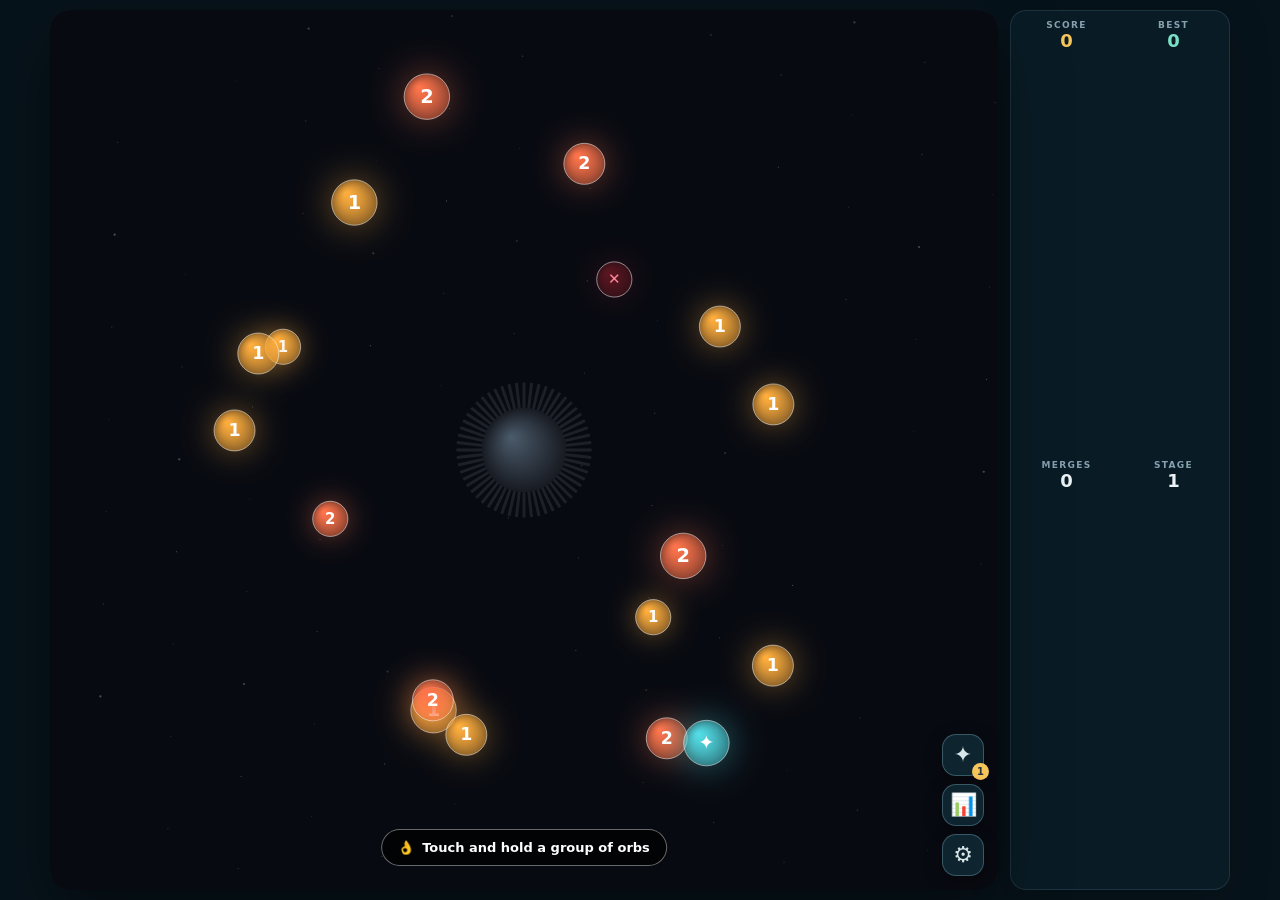
<file: index.html>
<!doctype html>
<html lang="en">
<head>
  <meta charset="utf-8">
  <meta name="viewport" content="width=device-width, initial-scale=1, maximum-scale=1, user-scalable=no">
  <title>Luma Well</title>
  <meta name="theme-color" content="#07131b">
  <meta name="mobile-web-app-capable" content="yes">
  <link rel="manifest" href="manifest.webmanifest">
  <link rel="icon" href="favicon.svg" type="image/svg+xml">
  <link rel="stylesheet" href="style.css">
</head>
<body>
  <main id="app">
    <header id="hud">
      <div class="brand"><span>LUMA</span> WELL<small>CALM ORBITAL MERGES</small></div>
      <div class="stats">
        <div class="stat score"><span>SCORE</span><strong id="score">0</strong></div>
        <div class="stat best"><span>BEST</span><strong id="best">0</strong></div>
        <div class="stat"><span>MERGES</span><strong id="merges">0</strong></div>
        <div class="stat"><span>STAGE</span><strong id="stageNumber">1</strong></div>
      </div>
    </header>
    <section id="boardWrap">
      <canvas id="board" aria-label="Luma Well game board"></canvas>
      <div id="toast" role="status"></div>
      <div id="coach" class="hidden"><span>&#128076;</span> Touch and hold a group of orbs</div>
      <div class="board-tools">
        <button id="powersButton" class="icon-button" title="Power-ups" aria-label="Open power-ups">&#10022;<b id="charges">1</b></button>
        <button id="statsButton" class="icon-button" title="Run stats" aria-label="Run stats">&#128202;</button>
        <button id="settingsButton" class="icon-button" title="Settings" aria-label="Settings">&#9881;</button>
      </div>
    </section>
  </main>

  <div id="modal" class="modal hidden" aria-hidden="true"><section class="sheet" id="sheet"></section></div>
  <script src="js/game.js"></script>
  <script>
  if ('serviceWorker' in navigator && location.protocol !== 'file:') {
    navigator.serviceWorker.register('sw.js', { updateViaCache: 'none' }).catch(() => {});
  }
  </script>
</body>
</html>
</file>
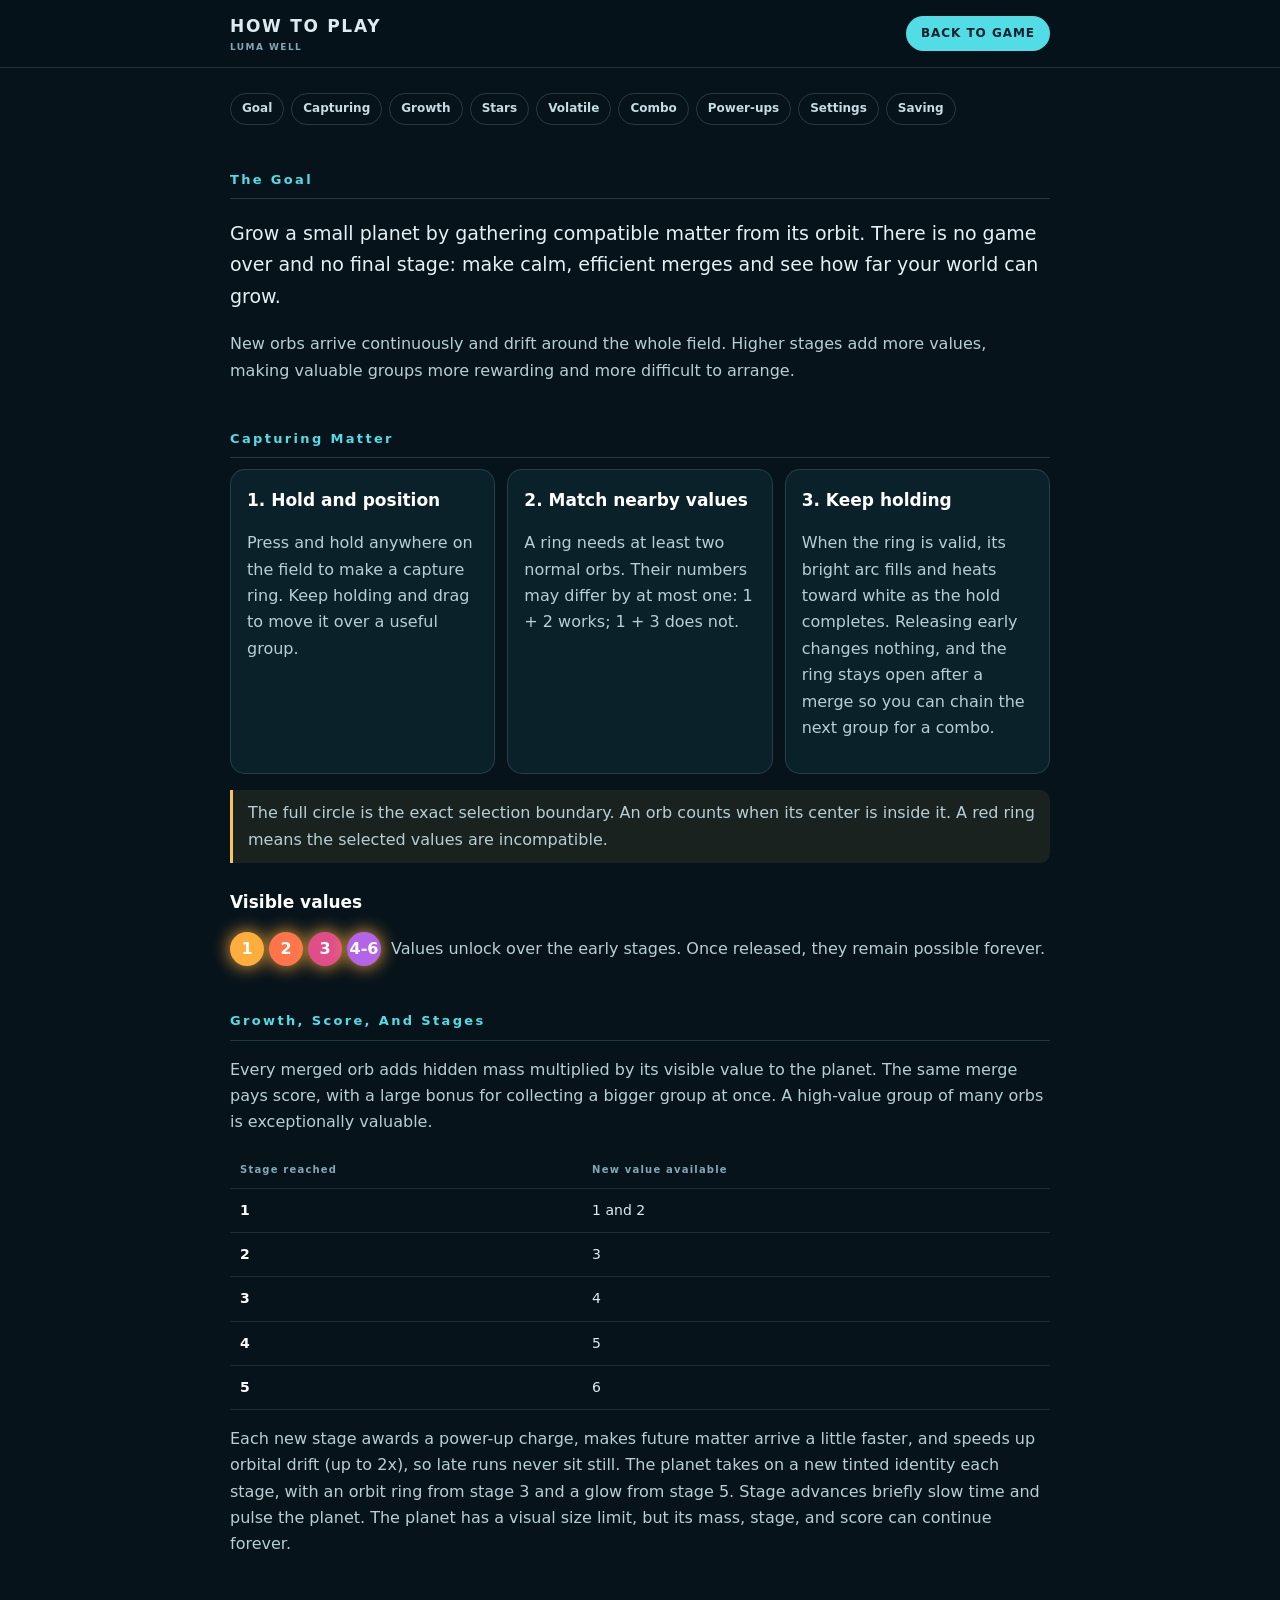
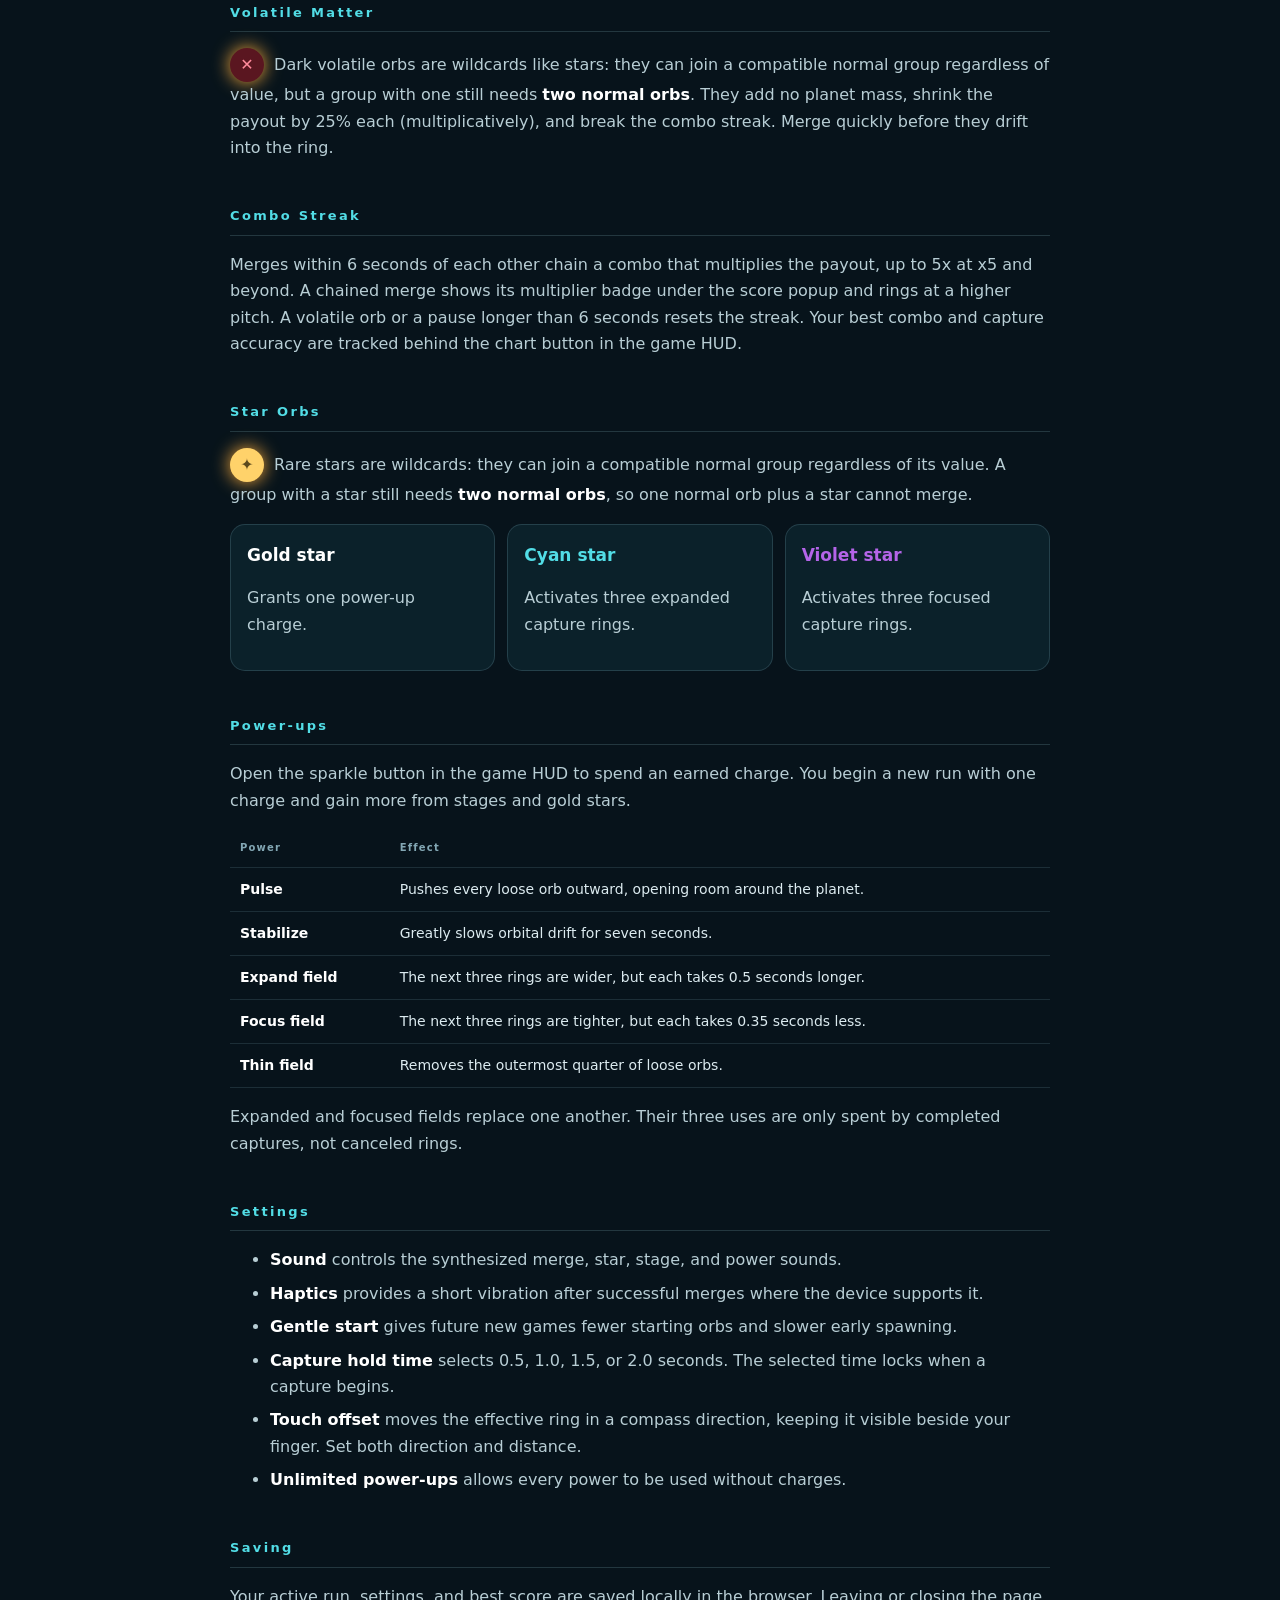
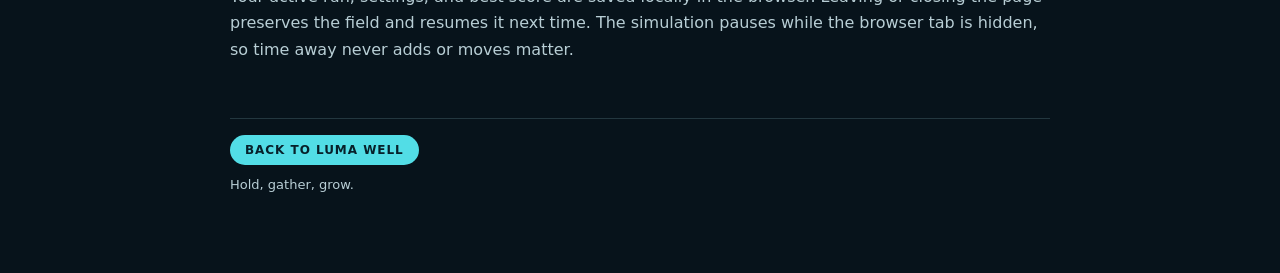
<file: help.html>
<!doctype html>
<html lang="en">
<head>
  <meta charset="utf-8">
  <meta name="viewport" content="width=device-width, initial-scale=1">
  <title>How to Play - Luma Well</title>
  <link rel="icon" href="favicon.svg" type="image/svg+xml">
  <style>
    *{box-sizing:border-box}html{scroll-behavior:smooth}body{margin:0;background:radial-gradient(800px 550px at 50% -10%,#123241,#07131b 65%);color:#dcebf0;font:16px/1.65 system-ui,-apple-system,"Segoe UI",sans-serif}.wrap{max-width:860px;margin:auto;padding:0 20px 65px}header{position:sticky;top:0;z-index:2;background:rgba(7,19,27,.88);backdrop-filter:blur(9px);border-bottom:1px solid rgba(159,213,227,.16)}header .wrap{padding-top:12px;padding-bottom:12px;display:flex;align-items:center;gap:14px}h1{font-size:17px;letter-spacing:.1em;margin:0;flex:1}h1 small{display:block;color:#83a7b4;font-size:9px;letter-spacing:.16em}.back{border-radius:99px;padding:8px 15px;background:#52dde6;color:#07202a;text-decoration:none;font-size:12px;font-weight:850;letter-spacing:.08em}nav{display:flex;flex-wrap:wrap;gap:7px;margin:25px 0}nav a{padding:5px 11px;border:1px solid rgba(159,213,227,.2);border-radius:99px;color:#c5dce2;text-decoration:none;font-size:12px;font-weight:700}section{margin-top:44px;scroll-margin-top:75px}h2{padding-bottom:8px;border-bottom:1px solid rgba(159,213,227,.18);color:#52dde6;font-size:13px;letter-spacing:.18em}h3{margin:25px 0 7px;font-size:17px;color:#fff}p{color:#b8ced5}.lead{font-size:19px;color:#e6f1f4}.cards{display:grid;grid-template-columns:repeat(auto-fit,minmax(220px,1fr));gap:12px}.card{padding:16px;border:1px solid rgba(159,213,227,.17);border-radius:15px;background:rgba(16,42,53,.62)}.card b{display:block;color:#fff;font-size:17px}.orb{display:inline-grid;place-items:center;width:34px;height:34px;margin-right:5px;border-radius:50%;color:white;font-weight:800;background:#ffae3d;box-shadow:0 0 18px #ffae3d}.two{background:#ff744b}.three{background:#e04e8a}.four{background:#b464e8}.star{background:#ffd26a;color:#5c491d}.note{border-left:3px solid #f7c65b;padding:10px 15px;background:rgba(247,198,91,.08);border-radius:0 10px 10px 0}.table{width:100%;border-collapse:collapse;margin-top:14px;font-size:14px}.table th,.table td{text-align:left;padding:10px;border-bottom:1px solid rgba(159,213,227,.14);vertical-align:top}.table th{font-size:10px;letter-spacing:.12em;color:#83a7b4}.table td:first-child{color:#fff;font-weight:750;white-space:nowrap}li{margin:7px 0;color:#b8ced5}strong{color:#fff}footer{margin-top:55px;padding-top:20px;border-top:1px solid rgba(159,213,227,.18);color:#83a7b4;font-size:13px}@media(max-width:480px){.wrap{padding-left:14px;padding-right:14px}.lead{font-size:17px}.table{font-size:12px}}
  </style>
</head>
<body>
  <header><div class="wrap"><h1>HOW TO PLAY<small>LUMA WELL</small></h1><a class="back" href="index.html">BACK TO GAME</a></div></header>
  <main class="wrap">
    <nav><a href="#goal">Goal</a><a href="#capture">Capturing</a><a href="#growth">Growth</a><a href="#stars">Stars</a><a href="#volatile">Volatile</a><a href="#combo">Combo</a><a href="#powers">Power-ups</a><a href="#settings">Settings</a><a href="#saving">Saving</a></nav>
    <section id="goal"><h2>The Goal</h2><p class="lead">Grow a small planet by gathering compatible matter from its orbit. There is no game over and no final stage: make calm, efficient merges and see how far your world can grow.</p><p>New orbs arrive continuously and drift around the whole field. Higher stages add more values, making valuable groups more rewarding and more difficult to arrange.</p></section>
    <section id="capture"><h2>Capturing Matter</h2><div class="cards"><article class="card"><b>1. Hold and position</b><p>Press and hold anywhere on the field to make a capture ring. Keep holding and drag to move it over a useful group.</p></article><article class="card"><b>2. Match nearby values</b><p>A ring needs at least two normal orbs. Their numbers may differ by at most one: 1 + 2 works; 1 + 3 does not.</p></article><article class="card"><b>3. Keep holding</b><p>When the ring is valid, its bright arc fills and heats toward white as the hold completes. Releasing early changes nothing, and the ring stays open after a merge so you can chain the next group for a combo.</p></article></div><p class="note">The full circle is the exact selection boundary. An orb counts when its center is inside it. A red ring means the selected values are incompatible.</p><h3>Visible values</h3><p><span class="orb">1</span><span class="orb two">2</span><span class="orb three">3</span><span class="orb four">4-6</span> Values unlock over the early stages. Once released, they remain possible forever.</p></section>
    <section id="growth"><h2>Growth, Score, And Stages</h2><p>Every merged orb adds hidden mass multiplied by its visible value to the planet. The same merge pays score, with a large bonus for collecting a bigger group at once. A high-value group of many orbs is exceptionally valuable.</p><table class="table"><thead><tr><th>Stage reached</th><th>New value available</th></tr></thead><tbody><tr><td>1</td><td>1 and 2</td></tr><tr><td>2</td><td>3</td></tr><tr><td>3</td><td>4</td></tr><tr><td>4</td><td>5</td></tr><tr><td>5</td><td>6</td></tr></tbody></table><p>Each new stage awards a power-up charge, makes future matter arrive a little faster, and speeds up orbital drift (up to 2x), so late runs never sit still. The planet takes on a new tinted identity each stage, with an orbit ring from stage 3 and a glow from stage 5. Stage advances briefly slow time and pulse the planet. The planet has a visual size limit, but its mass, stage, and score can continue forever.</p></section>
    <section id="volatile"><h2>Volatile Matter</h2><p><span class="orb" style="background:#5A1620;color:#FF8A9B">&#10005;</span> Dark volatile orbs are wildcards like stars: they can join a compatible normal group regardless of value, but a group with one still needs <strong>two normal orbs</strong>. They add no planet mass, shrink the payout by 25% each (multiplicatively), and break the combo streak. Merge quickly before they drift into the ring.</p></section>
    <section id="combo"><h2>Combo Streak</h2><p>Merges within 6 seconds of each other chain a combo that multiplies the payout, up to 5x at x5 and beyond. A chained merge shows its multiplier badge under the score popup and rings at a higher pitch. A volatile orb or a pause longer than 6 seconds resets the streak. Your best combo and capture accuracy are tracked behind the chart button in the game HUD.</p></section>
    <section id="stars"><h2>Star Orbs</h2><p><span class="orb star">&#10022;</span> Rare stars are wildcards: they can join a compatible normal group regardless of its value. A group with a star still needs <strong>two normal orbs</strong>, so one normal orb plus a star cannot merge.</p><div class="cards"><article class="card"><b>Gold star</b><p>Grants one power-up charge.</p></article><article class="card"><b style="color:#52dde6">Cyan star</b><p>Activates three expanded capture rings.</p></article><article class="card"><b style="color:#b464e8">Violet star</b><p>Activates three focused capture rings.</p></article></div></section>
    <section id="powers"><h2>Power-ups</h2><p>Open the sparkle button in the game HUD to spend an earned charge. You begin a new run with one charge and gain more from stages and gold stars.</p><table class="table"><thead><tr><th>Power</th><th>Effect</th></tr></thead><tbody><tr><td>Pulse</td><td>Pushes every loose orb outward, opening room around the planet.</td></tr><tr><td>Stabilize</td><td>Greatly slows orbital drift for seven seconds.</td></tr><tr><td>Expand field</td><td>The next three rings are wider, but each takes 0.5 seconds longer.</td></tr><tr><td>Focus field</td><td>The next three rings are tighter, but each takes 0.35 seconds less.</td></tr><tr><td>Thin field</td><td>Removes the outermost quarter of loose orbs.</td></tr></tbody></table><p>Expanded and focused fields replace one another. Their three uses are only spent by completed captures, not canceled rings.</p></section>
    <section id="settings"><h2>Settings</h2><ul><li><strong>Sound</strong> controls the synthesized merge, star, stage, and power sounds.</li><li><strong>Haptics</strong> provides a short vibration after successful merges where the device supports it.</li><li><strong>Gentle start</strong> gives future new games fewer starting orbs and slower early spawning.</li><li><strong>Capture hold time</strong> selects 0.5, 1.0, 1.5, or 2.0 seconds. The selected time locks when a capture begins.</li><li><strong>Touch offset</strong> moves the effective ring in a compass direction, keeping it visible beside your finger. Set both direction and distance.</li><li><strong>Unlimited power-ups</strong> allows every power to be used without charges.</li></ul></section>
    <section id="saving"><h2>Saving</h2><p>Your active run, settings, and best score are saved locally in the browser. Leaving or closing the page preserves the field and resumes it next time. The simulation pauses while the browser tab is hidden, so time away never adds or moves matter.</p></section>
    <footer><a class="back" href="index.html">BACK TO LUMA WELL</a><p>Hold, gather, grow.</p></footer>
  </main>
</body>
</html>
</file>
<file: style.css>
*{box-sizing:border-box;-webkit-tap-highlight-color:transparent}
html,body{width:100%;height:100%;margin:0}
body{background:#07131b;color:#eaf2f5;font-family:system-ui,-apple-system,"Segoe UI",sans-serif;overflow:hidden;user-select:none;-webkit-user-select:none;padding:max(10px,env(safe-area-inset-top)) max(10px,env(safe-area-inset-right)) max(10px,env(safe-area-inset-bottom)) max(10px,env(safe-area-inset-left))}
button,input{font:inherit}button{cursor:pointer}
#app{width:100%;height:100%;max-width:1180px;margin:auto;display:flex;flex-direction:column;gap:12px;min-height:0}
#hud{flex:none;display:flex;align-items:center;gap:20px;padding:9px 12px;border:1px solid rgba(151,211,229,.13);border-radius:16px;background:rgba(11,31,41,.78);box-shadow:0 12px 40px rgba(0,0,0,.22)}
.brand{font-size:17px;letter-spacing:.12em;font-weight:850;white-space:nowrap}.brand span{color:#f7c65b}.brand small{display:block;font-size:8px;color:#84a7b5;letter-spacing:.16em;margin-top:2px}
.stats{display:flex;gap:clamp(12px,3vw,34px);flex:1;justify-content:center}.stat{text-align:center;min-width:48px}.stat span{display:block;color:#86a2ae;font-size:9px;letter-spacing:.15em;font-weight:800}.stat strong{font-size:18px;font-variant-numeric:tabular-nums}.stat.score strong{color:#f7c65b}.stat.best strong{color:#7be1c6}
.board-tools{position:absolute;right:14px;bottom:14px;z-index:2;display:flex;flex-direction:column;gap:8px}.icon-button{position:relative;width:42px;height:42px;border:1px solid rgba(151,211,229,.3);border-radius:14px;background:rgba(16,41,52,.9);backdrop-filter:blur(6px);box-shadow:0 5px 18px rgba(0,0,0,.3);color:#d7e6e9;font-size:22px;line-height:1;transition:.15s transform,.15s background}.icon-button:hover{background:#1b4656}.icon-button:active{transform:scale(.92)}.icon-button:disabled{opacity:.36;cursor:not-allowed}.icon-button b{position:absolute;right:-6px;bottom:-5px;min-width:17px;height:17px;padding:1px 4px;border-radius:9px;background:#f7c65b;color:#26333a;font-size:10px;line-height:15px}
#boardWrap{position:relative;flex:1;min-height:0;border-radius:20px;overflow:hidden;box-shadow:0 26px 70px rgba(0,0,0,.43),inset 0 0 0 1px rgba(255,255,255,.06)}#board{display:block;width:100%;height:100%;touch-action:none;cursor:crosshair}
#toast{position:absolute;left:50%;bottom:18px;transform:translate(-50%,15px);padding:9px 14px;border-radius:10px;background:rgba(17,39,51,.94);border:1px solid rgba(82,221,230,.5);color:#eaf2f5;font-size:13px;font-weight:650;white-space:nowrap;opacity:0;pointer-events:none;transition:.22s opacity,.22s transform}#toast.show{opacity:1;transform:translate(-50%,0)}
.modal{position:fixed;inset:0;z-index:5;display:flex;align-items:end;justify-content:center;padding:16px;background:rgba(0,6,10,.58);backdrop-filter:blur(5px);transition:opacity .18s}.modal.hidden{opacity:0;pointer-events:none}.sheet{width:min(600px,100%);max-height:calc(100vh - 32px);overflow:auto;padding:18px;border:1px solid rgba(151,211,229,.18);border-radius:20px;background:#10232d;box-shadow:0 20px 70px #000}.sheet h2{margin:0 0 14px;font-size:18px;letter-spacing:.08em}.sheet p{color:#abc2ca;font-size:14px;line-height:1.45}.sheet .handle{width:32px;height:4px;margin:0 auto 14px;border-radius:4px;background:#55717b}.choice{display:flex;width:100%;align-items:center;gap:13px;margin:8px 0;padding:13px;border:1px solid rgba(151,211,229,.14);border-radius:13px;background:rgba(255,255,255,.035);color:#eff9fa;text-align:left}.choice:hover{background:rgba(82,221,230,.1);border-color:rgba(82,221,230,.42)}.choice .choice-icon{width:30px;color:#52dde6;font-size:22px;text-align:center}.choice strong,.choice small{display:block}.choice small{margin-top:3px;color:#96afb8;font-size:12px}.close{display:block;margin:16px auto 0;padding:9px 22px;border:1px solid #45616c;border-radius:99px;background:transparent;color:#c4d5d9;font-weight:750;letter-spacing:.08em}.setting{padding:12px 0;border-bottom:1px solid rgba(151,211,229,.12)}.setting:last-of-type{border:0}.setting label:first-child{display:block;font-weight:750}.setting small{display:block;margin-top:3px;color:#96afb8}.setting select,.setting input[type="range"]{width:100%;margin-top:9px}.switch{display:flex;align-items:center;gap:9px}.switch input{accent-color:#52dde6}.direction-grid{display:grid;grid-template-columns:repeat(3,1fr);gap:6px;margin-top:10px}.direction-grid button{padding:7px;border:1px solid #35545f;border-radius:8px;background:#142e39;color:#c5d9de}.direction-grid button.selected{background:#52dde6;color:#07202a;border-color:#52dde6}.confirmation{display:flex;justify-content:flex-end;gap:9px;margin-top:18px}.confirmation button{padding:9px 14px;border-radius:9px;border:1px solid #42616c;background:transparent;color:#d9e8eb}.confirmation .danger{background:#d75f64;color:white;border-color:#d75f64}
#coach{position:absolute;left:50%;bottom:24px;transform:translateX(-50%);display:flex;align-items:center;gap:8px;padding:10px 16px;border-radius:24px;background:rgba(0,0,0,.65);border:1px solid rgba(255,255,255,.4);color:#fff;font-size:13px;font-weight:650;white-space:nowrap;pointer-events:none;z-index:2}#coach.hidden{display:none}
.setting .big{display:block;margin-top:4px;font-size:22px;color:#f7c65b}
@media (min-width:720px){#app{flex-direction:row-reverse}.brand{display:none}#hud{width:220px;flex-direction:column;justify-content:center}.stats{width:100%;display:grid;grid-template-columns:1fr 1fr;gap:20px}#boardWrap{height:100%}}
@media (max-width:560px){body{padding:6px}#app{gap:7px}#hud{padding:7px 8px;gap:8px;border-radius:12px}.brand{font-size:12px;letter-spacing:.08em}.brand small{display:none}.stats{gap:0;justify-content:space-between}.stat{min-width:0;flex:1}.stat span{font-size:7px;letter-spacing:.09em}.stat strong{font-size:15px}.board-tools{right:10px;bottom:10px;gap:7px}.icon-button{width:40px;height:40px;font-size:20px}}
@media (max-width:370px){.brand{display:none}.stats{width:100%}.stat strong{font-size:14px}}
</file>
